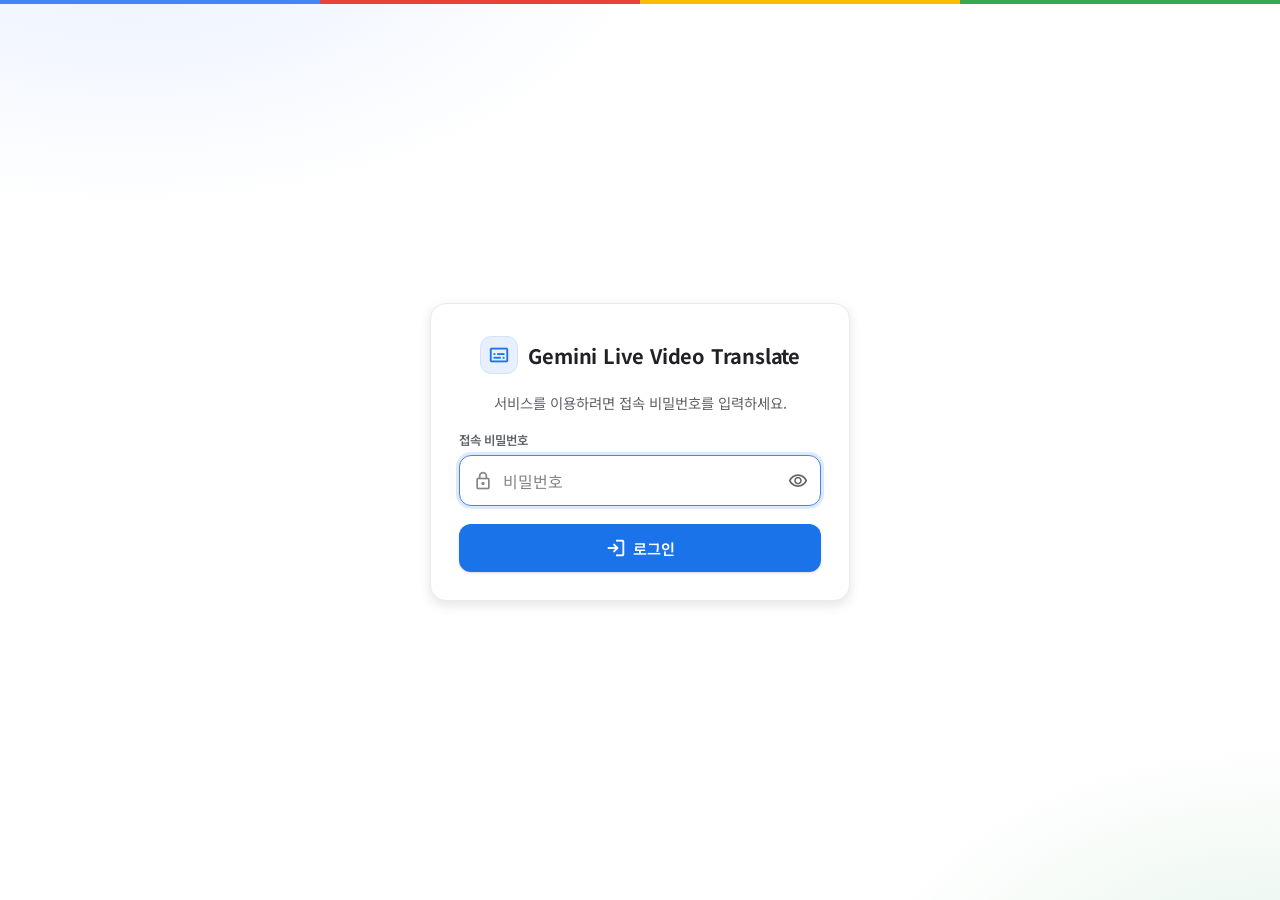
<file: static/login.html>
<!doctype html>
<html lang="ko">
<head>
  <meta charset="utf-8" />
  <meta name="viewport" content="width=device-width, initial-scale=1, viewport-fit=cover" />
  <meta name="theme-color" content="#ffffff" />
  <title>로그인 · Gemini Live Video Translate</title>
  <link rel="preconnect" href="https://fonts.googleapis.com" />
  <link rel="preconnect" href="https://fonts.gstatic.com" crossorigin />
  <link href="https://fonts.googleapis.com/css2?family=Google+Sans:wght@400;500;700&family=Noto+Sans+KR:wght@400;500;600;700&display=swap" rel="stylesheet" />
  <link href="https://fonts.googleapis.com/css2?family=Material+Symbols+Outlined:opsz,wght,FILL,GRAD@20..48,400,0..1,0" rel="stylesheet" />
  <link rel="stylesheet" href="/static/styles.css?v=20261014a" />
</head>
<body class="login-body">
  <div class="google-color-bar" aria-hidden="true">
    <span class="g-blue"></span>
    <span class="g-red"></span>
    <span class="g-yellow"></span>
    <span class="g-green"></span>
  </div>

  <main class="login-shell">
    <form class="login-card" id="loginForm" autocomplete="off" novalidate>
      <div class="brand-group login-brand">
        <div class="brand-logo" aria-hidden="true">
          <span class="material-symbols-outlined">subtitles</span>
        </div>
        <h1 class="brand-heading">Gemini Live Video Translate</h1>
      </div>

      <p class="login-desc">서비스를 이용하려면 접속 비밀번호를 입력하세요.</p>

      <label class="login-field">
        <span class="login-label">접속 비밀번호</span>
        <span class="login-input-wrap">
          <span class="material-symbols-outlined login-input-icon" aria-hidden="true">lock</span>
          <input
            type="password"
            id="passwordInput"
            name="password"
            class="login-input"
            placeholder="비밀번호"
            autocomplete="current-password"
            autofocus
            required
          />
          <button type="button" class="login-eye" id="btnTogglePw" aria-label="비밀번호 표시">
            <span class="material-symbols-outlined">visibility</span>
          </button>
        </span>
      </label>

      <p class="login-error" id="loginError" role="alert" hidden></p>

      <button type="submit" class="btn login-submit" id="btnLogin">
        <span class="material-symbols-outlined" id="loginIcon">login</span>
        <span id="loginLabel">로그인</span>
      </button>
    </form>
  </main>

  <script>
    (function () {
      const form = document.getElementById("loginForm");
      const input = document.getElementById("passwordInput");
      const errorEl = document.getElementById("loginError");
      const btn = document.getElementById("btnLogin");
      const label = document.getElementById("loginLabel");
      const icon = document.getElementById("loginIcon");
      const eye = document.getElementById("btnTogglePw");

      eye.addEventListener("click", () => {
        const show = input.type === "password";
        input.type = show ? "text" : "password";
        eye.querySelector("span").textContent = show ? "visibility_off" : "visibility";
        input.focus();
      });

      function showError(msg) {
        errorEl.textContent = msg;
        errorEl.hidden = false;
        input.classList.add("is-invalid");
        input.select();
      }

      form.addEventListener("submit", async (e) => {
        e.preventDefault();
        const password = input.value.trim();
        if (!password) {
          showError("비밀번호를 입력하세요.");
          return;
        }
        errorEl.hidden = true;
        input.classList.remove("is-invalid");
        btn.disabled = true;
        label.textContent = "확인 중...";
        icon.textContent = "hourglass_top";

        try {
          const res = await fetch("/api/login", {
            method: "POST",
            headers: { "Content-Type": "application/json" },
            credentials: "same-origin",
            body: JSON.stringify({ password }),
          });
          if (res.ok) {
            window.location.replace("/");
            return;
          }
          let detail = "비밀번호가 올바르지 않습니다.";
          try { detail = (await res.json()).detail || detail; } catch (_) {}
          showError(detail);
        } catch (_) {
          showError("서버에 연결할 수 없습니다. 잠시 후 다시 시도하세요.");
        } finally {
          btn.disabled = false;
          label.textContent = "로그인";
          icon.textContent = "login";
        }
      });
    })();
  </script>
</body>
</html>
</file>
<file: static/styles.css>
:root {
  /* Official Google 4-Color Palette on Pure White Background */
  --bg-white: #ffffff;
  --bg-subtle: #f8f9fa;
  --surface-card: #ffffff;

  --g-blue: #4285f4;
  --g-blue-dark: #1a73e8;
  --g-blue-soft: #e8f0fe;
  --g-blue-border: #d2e3fc;

  --g-red: #ea4335;
  --g-red-dark: #d93025;
  --g-red-soft: #fce8e6;
  --g-red-border: #fad2cf;

  --g-yellow: #fbbc05;
  --g-yellow-dark: #b06000;
  --g-yellow-soft: #fef7e0;
  --g-yellow-border: #feefc3;

  --g-green: #34a853;
  --g-green-dark: #188038;
  --g-green-soft: #e6f4ea;
  --g-green-border: #ceead6;

  --text-primary: #202124;
  --text-secondary: #5f6368;
  --text-muted: #80868b;
  --border-light: #dadce0;
  --border-subtle: #e8eaed;

  --radius-sm: 8px;
  --radius-md: 12px;
  --radius-lg: 16px;
  --radius-pill: 9999px;

  --shadow-xs: 0 1px 2px rgba(60, 64, 67, 0.08);
  --shadow-sm: 0 1px 3px rgba(60, 64, 67, 0.12), 0 1px 2px rgba(60, 64, 67, 0.08);
  --shadow-md: 0 4px 12px rgba(60, 64, 67, 0.14);
  --shadow-lg: 0 12px 32px rgba(60, 64, 67, 0.22);

  --font-sans: 'Google Sans', 'Noto Sans KR', -apple-system, BlinkMacSystemFont, sans-serif;
  --font-mono: 'Roboto Mono', monospace;

  --sidebar-width: 290px;
}

*,
*::before,
*::after {
  box-sizing: border-box;
}

html,
body {
  margin: 0;
  padding: 0;
  inline-size: 100%;
  block-size: 100dvh;
  background-color: var(--bg-white);
  color: var(--text-primary);
  font-family: var(--font-sans);
  -webkit-font-smoothing: antialiased;
  -webkit-text-size-adjust: 100%;
  overscroll-behavior: none;
  overflow: clip;
}

button,
select,
input {
  font-family: inherit;
  touch-action: manipulation;
  -webkit-tap-highlight-color: transparent;
}

button {
  user-select: none;
  -webkit-user-select: none;
  cursor: pointer;
}

[hidden] {
  display: none !important;
}

.material-symbols-outlined {
  font-variation-settings: 'FILL' 0, 'wght' 400, 'GRAD' 0, 'opsz' 24;
  font-size: 22px;
  line-height: 1;
}

/* Google 4-Color Top Accent Strip */
.google-color-bar {
  display: grid;
  grid-template-columns: repeat(4, 1fr);
  block-size: 4px;
  inline-size: 100%;
}
.google-color-bar .g-blue { background: var(--g-blue); }
.google-color-bar .g-red { background: var(--g-red); }
.google-color-bar .g-yellow { background: var(--g-yellow); }
.google-color-bar .g-green { background: var(--g-green); }

/* ------------------------------------------------------------------------ */
/* Shell                                                                     */
/* ------------------------------------------------------------------------ */

.app-shell {
  display: grid;
  grid-template-rows: auto minmax(0, 1fr);
  inline-size: 100%;
  block-size: calc(100dvh - 4px);
  max-inline-size: 1600px;
  margin-inline: auto;
  padding-block-start: env(safe-area-inset-top, 0px);
  padding-block-end: max(0.5rem, env(safe-area-inset-bottom, 0px));
  padding-inline-start: max(clamp(0.75rem, 2vw, 1.5rem), env(safe-area-inset-left, 0px));
  padding-inline-end: max(clamp(0.75rem, 2vw, 1.5rem), env(safe-area-inset-right, 0px));
  background-color: var(--bg-white);
}

/* Header */
.app-header {
  display: flex;
  align-items: center;
  justify-content: space-between;
  gap: 0.75rem;
  padding-block: 0.6rem;
  border-block-end: 1px solid var(--border-subtle);
}

.brand-group {
  display: flex;
  align-items: center;
  gap: 0.65rem;
  min-inline-size: 0;
}

.brand-logo {
  display: grid;
  place-items: center;
  inline-size: 38px;
  block-size: 38px;
  border-radius: 11px;
  background: var(--g-blue-soft);
  color: var(--g-blue-dark);
  border: 1px solid var(--g-blue-border);
  flex-shrink: 0;
}

.brand-heading {
  margin: 0;
  font-size: clamp(1rem, 2vw, 1.25rem);
  font-weight: 700;
  letter-spacing: -0.01em;
  white-space: nowrap;
  overflow: hidden;
  text-overflow: ellipsis;
}

.header-actions {
  display: flex;
  align-items: center;
  gap: 0.45rem;
  flex-shrink: 0;
}

/* Session Status Pill */
.session-status-pill {
  display: inline-flex;
  align-items: center;
  gap: 0.4rem;
  padding: 0.35rem 0.75rem;
  border-radius: var(--radius-pill);
  font-size: 0.78rem;
  font-weight: 500;
  background: var(--bg-subtle);
  color: var(--text-secondary);
  border: 1px solid var(--border-light);
  white-space: nowrap;
}
.status-dot {
  inline-size: 8px;
  block-size: 8px;
  border-radius: 50%;
  background: var(--text-muted);
  flex-shrink: 0;
}
.session-status-pill[data-state="connected"] {
  background: var(--g-green-soft);
  color: var(--g-green-dark);
  border-color: var(--g-green-border);
}
.session-status-pill[data-state="connected"] .status-dot {
  background: var(--g-green);
  box-shadow: 0 0 0 3px rgba(52, 168, 83, 0.2);
  animation: pulse-dot 1.6s ease-in-out infinite;
}
.session-status-pill[data-state="connecting"] {
  background: var(--g-yellow-soft);
  color: var(--g-yellow-dark);
  border-color: var(--g-yellow-border);
}
.session-status-pill[data-state="connecting"] .status-dot {
  background: var(--g-yellow);
  animation: pulse-dot 1s ease-in-out infinite;
}
.session-status-pill[data-state="error"] {
  background: var(--g-red-soft);
  color: var(--g-red-dark);
  border-color: var(--g-red-border);
}
.session-status-pill[data-state="error"] .status-dot { background: var(--g-red); }
.session-status-pill[data-state="done"] {
  background: var(--g-blue-soft);
  color: var(--g-blue-dark);
  border-color: var(--g-blue-border);
}
.session-status-pill[data-state="done"] .status-dot { background: var(--g-blue); }

@keyframes pulse-dot {
  0%, 100% { opacity: 1; transform: scale(1); }
  50% { opacity: 0.55; transform: scale(0.85); }
}

/* Buttons */
.btn {
  display: inline-flex;
  align-items: center;
  justify-content: center;
  gap: 0.4rem;
  padding: 0.5rem 0.9rem;
  border-radius: var(--radius-pill);
  border: 1px solid var(--border-light);
  background: var(--bg-white);
  color: var(--text-primary);
  font-size: 0.85rem;
  font-weight: 500;
  transition: background 0.15s ease, box-shadow 0.15s ease, border-color 0.15s ease;
}
.btn:hover { background: var(--bg-subtle); }
.btn:focus-visible { outline: 2px solid var(--g-blue); outline-offset: 2px; }
.btn-icon-only {
  inline-size: 40px;
  block-size: 40px;
  padding: 0;
  border-radius: 50%;
}
.btn-tonal {
  background: var(--g-blue-soft);
  color: var(--g-blue-dark);
  border-color: var(--g-blue-border);
}
.btn-tonal:hover { background: #d9e7fd; }
.btn-logout { color: var(--text-secondary); }
.btn-logout:hover { color: var(--g-red-dark); background: var(--g-red-soft); border-color: var(--g-red-border); }

/* ------------------------------------------------------------------------ */
/* Workspace: Sidebar + Stage                                                */
/* ------------------------------------------------------------------------ */

.workspace {
  display: grid;
  grid-template-columns: var(--sidebar-width) minmax(0, 1fr);
  gap: 1rem;
  min-block-size: 0;
  padding-block-start: 0.85rem;
  transition: grid-template-columns 0.2s ease;
}
.workspace.sidebar-collapsed {
  grid-template-columns: 0 minmax(0, 1fr);
  gap: 0;
}
.workspace.sidebar-collapsed .video-sidebar {
  opacity: 0;
  pointer-events: none;
}

/* Sidebar */
.video-sidebar {
  display: flex;
  flex-direction: column;
  min-block-size: 0;
  min-inline-size: 0;
  overflow: hidden;
  border: 1px solid var(--border-subtle);
  border-radius: var(--radius-lg);
  background: var(--bg-subtle);
  transition: opacity 0.15s ease;
}
.sidebar-header {
  display: flex;
  align-items: center;
  gap: 0.5rem;
  padding: 0.85rem 0.95rem;
  border-block-end: 1px solid var(--border-subtle);
  color: var(--text-secondary);
}
.sidebar-header h2 {
  margin: 0;
  font-size: 0.92rem;
  font-weight: 600;
  color: var(--text-primary);
  flex: 1;
}
.count-badge {
  font-size: 0.72rem;
  font-weight: 600;
  padding: 0.15rem 0.55rem;
  border-radius: var(--radius-pill);
  background: var(--bg-white);
  border: 1px solid var(--border-light);
  color: var(--text-secondary);
}
.video-list {
  list-style: none;
  margin: 0;
  padding: 0.5rem;
  overflow-y: auto;
  flex: 1;
  display: flex;
  flex-direction: column;
  gap: 0.35rem;
}
.video-item {
  display: flex;
  align-items: center;
  gap: 0.7rem;
  padding: 0.55rem;
  border-radius: var(--radius-md);
  border: 1px solid transparent;
  background: var(--bg-white);
  box-shadow: var(--shadow-xs);
  cursor: pointer;
  transition: border-color 0.15s ease, background 0.15s ease, box-shadow 0.15s ease;
}
.video-item:hover { border-color: var(--border-light); box-shadow: var(--shadow-sm); }
.video-item:focus-visible { outline: 2px solid var(--g-blue); outline-offset: 1px; }
.video-item.is-selected {
  border-color: var(--g-blue-border);
  background: var(--g-blue-soft);
}
.video-thumb {
  position: relative;
  display: grid;
  place-items: center;
  inline-size: 56px;
  block-size: 40px;
  border-radius: 8px;
  background: linear-gradient(135deg, #3c4043, #202124);
  color: #fff;
  flex-shrink: 0;
}
.thumb-index {
  position: absolute;
  inset-block-start: 3px;
  inset-inline-start: 5px;
  font-family: var(--font-mono);
  font-size: 0.62rem;
  opacity: 0.8;
}
.thumb-icon { font-size: 22px; }
.video-item.is-selected .video-thumb { background: linear-gradient(135deg, var(--g-blue-dark), var(--g-blue)); }
.video-meta {
  display: flex;
  flex-direction: column;
  min-inline-size: 0;
  gap: 0.1rem;
}
.video-title {
  font-size: 0.9rem;
  font-weight: 600;
  white-space: nowrap;
  overflow: hidden;
  text-overflow: ellipsis;
}
.video-sub {
  font-size: 0.74rem;
  color: var(--text-secondary);
  white-space: nowrap;
  overflow: hidden;
  text-overflow: ellipsis;
}
.video-item-empty {
  padding: 1rem;
  text-align: center;
  font-size: 0.85rem;
  color: var(--text-muted);
}
.sidebar-hint {
  margin: 0;
  padding: 0.65rem 0.95rem;
  font-size: 0.7rem;
  color: var(--text-muted);
  border-block-start: 1px solid var(--border-subtle);
}
.sidebar-hint code {
  font-family: var(--font-mono);
  font-size: 0.68rem;
  background: var(--bg-white);
  padding: 0 0.3rem;
  border-radius: 4px;
  border: 1px solid var(--border-subtle);
}

/* Stage */
.stage {
  display: grid;
  grid-template-rows: minmax(0, 1fr) auto;
  gap: 0.75rem;
  min-block-size: 0;
  min-inline-size: 0;
}

/* Player */
.player-wrap {
  position: relative;
  display: grid;
  place-items: center;
  min-block-size: 0;
  background: #000;
  border-radius: var(--radius-lg);
  overflow: hidden;
  box-shadow: var(--shadow-md);
}
.video-player {
  inline-size: 100%;
  block-size: 100%;
  max-block-size: 100%;
  object-fit: contain;
  background: #000;
  display: block;
}
.player-wrap:fullscreen .video-player,
.player-wrap:-webkit-full-screen .video-player {
  border-radius: 0;
}

.player-empty {
  position: absolute;
  inset: 0;
  display: grid;
  place-content: center;
  justify-items: center;
  gap: 0.35rem;
  text-align: center;
  color: #e8eaed;
  background: radial-gradient(ellipse at center, #303134 0%, #202124 70%);
  padding: 1rem;
}
.player-empty .material-symbols-outlined { font-size: 54px; color: #9aa0a6; margin-block-end: 0.3rem; }
.player-empty .empty-title { margin: 0; font-size: 1.05rem; font-weight: 600; }
.player-empty .empty-desc { margin: 0; font-size: 0.85rem; color: #bdc1c6; max-inline-size: 36ch; }

/* Lead hold overlay */
.hold-overlay {
  position: absolute;
  inset-inline-start: 50%;
  inset-block-start: 50%;
  transform: translate(-50%, -50%);
  display: inline-flex;
  align-items: center;
  gap: 0.6rem;
  padding: 0.7rem 1.1rem;
  border-radius: var(--radius-pill);
  background: rgba(0, 0, 0, 0.7);
  color: #fff;
  font-size: 0.95rem;
  font-weight: 500;
  z-index: 3;
  pointer-events: none;
  backdrop-filter: blur(3px);
}
.hold-overlay strong { font-family: var(--font-mono); font-weight: 600; }
.hold-spinner {
  inline-size: 18px;
  block-size: 18px;
  border-radius: 50%;
  border: 2px solid rgba(255, 255, 255, 0.35);
  border-block-start-color: #fff;
  animation: hold-spin 0.8s linear infinite;
}
@keyframes hold-spin { to { transform: rotate(360deg); } }

/* Subtitle overlay */
.subtitle-overlay {
  position: absolute;
  inset-inline: 0;
  inset-block-end: clamp(3.2rem, 9%, 5.5rem);
  display: flex;
  flex-direction: column;
  align-items: center;
  gap: 0.3rem;
  padding-inline: 5%;
  pointer-events: none;
  opacity: 0;
  transition: opacity 0.2s ease;
  z-index: 2;
}
.subtitle-overlay.is-visible { opacity: 1; }

.subtitle-source,
.subtitle-target {
  max-inline-size: 90%;
  text-align: center;
  color: #fff;
  background: rgba(0, 0, 0, 0.62);
  border-radius: 8px;
  text-shadow: 0 1px 2px rgba(0, 0, 0, 0.8);
  word-break: keep-all;
  overflow-wrap: anywhere;
  line-height: 1.38;
  padding: 0.28em 0.65em;
  backdrop-filter: blur(2px);
}
.subtitle-source {
  font-size: 0.78em;
  color: #dadce0;
  background: rgba(0, 0, 0, 0.5);
  max-inline-size: 85%;
  white-space: nowrap;
  overflow: hidden;
  text-overflow: ellipsis;
}
.subtitle-target {
  font-weight: 600;
  letter-spacing: 0.005em;
  overflow: hidden;
}
.subtitle-target .sub-line {
  display: block;
}
.subtitle-target .sub-line.is-active {
  color: #fff;
}
.subtitle-target .sub-line:not(.is-active) {
  color: #e8eaed;
}
.subtitle-target:empty { display: none; }

.subtitle-overlay[data-size="sm"] { font-size: clamp(0.85rem, 1.6vw, 1.15rem); }
.subtitle-overlay[data-size="md"] { font-size: clamp(1rem, 2.1vw, 1.5rem); }
.subtitle-overlay[data-size="lg"] { font-size: clamp(1.2rem, 2.8vw, 1.95rem); }
.player-wrap:fullscreen .subtitle-overlay[data-size="sm"],
.player-wrap:-webkit-full-screen .subtitle-overlay[data-size="sm"] { font-size: clamp(1.1rem, 1.9vw, 1.6rem); }
.player-wrap:fullscreen .subtitle-overlay[data-size="md"],
.player-wrap:-webkit-full-screen .subtitle-overlay[data-size="md"] { font-size: clamp(1.4rem, 2.5vw, 2.2rem); }
.player-wrap:fullscreen .subtitle-overlay[data-size="lg"],
.player-wrap:-webkit-full-screen .subtitle-overlay[data-size="lg"] { font-size: clamp(1.7rem, 3.2vw, 2.8rem); }

/* ------------------------------------------------------------------------ */
/* Control bar                                                               */
/* ------------------------------------------------------------------------ */

.control-bar {
  display: flex;
  flex-wrap: wrap;
  align-items: center;
  justify-content: space-between;
  gap: 0.75rem 1rem;
  padding: 0.6rem 0.85rem;
  border: 1px solid var(--border-subtle);
  border-radius: var(--radius-lg);
  background: var(--bg-subtle);
}
.control-group {
  display: flex;
  align-items: center;
  gap: 0.6rem;
  min-inline-size: 0;
}
.lang-group { flex: 1 1 320px; }
.volume-group { flex: 1 1 420px; justify-content: flex-end; gap: 1rem; }

.detected-lang {
  display: inline-flex;
  align-items: center;
  gap: 0.35rem;
  padding: 0.45rem 0.8rem;
  border-radius: var(--radius-pill);
  font-size: 0.82rem;
  font-weight: 500;
  color: var(--text-secondary);
  background: var(--bg-white);
  border: 1px dashed var(--border-light);
  white-space: nowrap;
}
.detected-lang .material-symbols-outlined { font-size: 18px; }
.detected-lang.is-detected {
  color: var(--g-blue-dark);
  background: var(--g-blue-soft);
  border: 1px solid var(--g-blue-border);
}
.arrow-icon { color: var(--text-muted); font-size: 20px; }

.select-wrap {
  position: relative;
  display: inline-flex;
  align-items: center;
  min-inline-size: 0;
  flex: 1;
}
.select-wrap select {
  appearance: none;
  -webkit-appearance: none;
  inline-size: 100%;
  min-inline-size: 170px;
  padding: 0.5rem 2.1rem 0.5rem 0.85rem;
  border-radius: var(--radius-pill);
  border: 1px solid var(--g-green-border);
  background: var(--g-green-soft);
  color: var(--g-green-dark);
  font-size: 0.86rem;
  font-weight: 600;
  cursor: pointer;
  text-overflow: ellipsis;
}
.select-wrap select:focus-visible { outline: 2px solid var(--g-green); outline-offset: 2px; }
.select-wrap .select-chevron {
  position: absolute;
  inset-inline-end: 0.6rem;
  pointer-events: none;
  color: var(--g-green-dark);
  font-size: 20px;
}
.select-wrap.compact select {
  min-inline-size: 190px;
  border-color: var(--border-light);
  background: var(--bg-white);
  color: var(--text-primary);
  font-weight: 500;
}
.select-wrap.compact .select-chevron { color: var(--text-secondary); }

/* Volume controls */
.volume-control {
  display: inline-flex;
  align-items: center;
  gap: 0.45rem;
  min-inline-size: 0;
  flex: 1 1 190px;
  --accent: var(--g-blue);
  --accent-soft: var(--g-blue-soft);
}
.volume-control.target {
  --accent: var(--g-green);
  --accent-soft: var(--g-green-soft);
}
.mute-btn {
  display: grid;
  place-items: center;
  inline-size: 34px;
  block-size: 34px;
  border-radius: 50%;
  border: 1px solid transparent;
  background: var(--accent-soft);
  color: var(--accent);
  flex-shrink: 0;
  transition: background 0.15s ease, color 0.15s ease;
}
.mute-btn .material-symbols-outlined { font-size: 20px; }
.mute-btn.is-muted { background: var(--g-red-soft); color: var(--g-red-dark); }
.volume-label {
  font-size: 0.78rem;
  font-weight: 600;
  color: var(--text-secondary);
  white-space: nowrap;
}
.volume-value {
  font-family: var(--font-mono);
  font-size: 0.74rem;
  color: var(--text-secondary);
  min-inline-size: 3.2ch;
  text-align: end;
}
.volume-control input[type="range"] {
  --pct: 50%;
  appearance: none;
  -webkit-appearance: none;
  flex: 1;
  min-inline-size: 70px;
  block-size: 6px;
  border-radius: var(--radius-pill);
  background: linear-gradient(to right, var(--accent) 0 var(--pct), var(--border-light) var(--pct) 100%);
  outline: none;
  cursor: pointer;
}
.volume-control input[type="range"]::-webkit-slider-thumb {
  appearance: none;
  -webkit-appearance: none;
  inline-size: 16px;
  block-size: 16px;
  border-radius: 50%;
  background: var(--bg-white);
  border: 2px solid var(--accent);
  box-shadow: var(--shadow-xs);
}
.volume-control input[type="range"]::-moz-range-thumb {
  inline-size: 16px;
  block-size: 16px;
  border-radius: 50%;
  background: var(--bg-white);
  border: 2px solid var(--accent);
}
.volume-control input[type="range"]:focus-visible { outline: 2px solid var(--accent); outline-offset: 3px; }

/* ------------------------------------------------------------------------ */
/* Settings modal                                                            */
/* ------------------------------------------------------------------------ */

.modal-backdrop {
  position: fixed;
  inset: 0;
  display: grid;
  place-items: center;
  padding: 1rem;
  background: rgba(32, 33, 36, 0.45);
  opacity: 0;
  transition: opacity 0.18s ease;
  z-index: 50;
}
.modal-backdrop.is-open { opacity: 1; }
.modal {
  inline-size: min(560px, 100%);
  max-block-size: min(90dvh, 720px);
  display: flex;
  flex-direction: column;
  background: var(--bg-white);
  border-radius: var(--radius-lg);
  box-shadow: var(--shadow-lg);
  transform: translateY(8px) scale(0.98);
  transition: transform 0.18s ease;
  overflow: hidden;
}
.modal-backdrop.is-open .modal { transform: none; }
.modal-header {
  display: flex;
  align-items: center;
  justify-content: space-between;
  padding: 0.9rem 1rem 0.9rem 1.25rem;
  border-block-end: 1px solid var(--border-subtle);
}
.modal-header h2 {
  display: flex;
  align-items: center;
  gap: 0.4rem;
  margin: 0;
  font-size: 1.05rem;
  font-weight: 700;
}
.modal-body {
  padding: 0.5rem 1.25rem;
  overflow-y: auto;
}
.setting-row {
  display: flex;
  align-items: center;
  justify-content: space-between;
  gap: 1rem;
  padding: 0.9rem 0;
  border-block-end: 1px solid var(--border-subtle);
}
.setting-row:last-child { border-block-end: 0; }
.setting-text { display: flex; flex-direction: column; gap: 0.15rem; min-inline-size: 0; }
.setting-title { font-size: 0.92rem; font-weight: 600; }
.setting-desc { font-size: 0.76rem; color: var(--text-secondary); }
.setting-note {
  display: flex;
  gap: 0.4rem;
  align-items: flex-start;
  margin: 0 0 0.5rem;
  padding: 0.6rem 0.75rem;
  border-radius: var(--radius-sm);
  background: var(--g-yellow-soft);
  border: 1px solid var(--g-yellow-border);
  color: var(--g-yellow-dark);
  font-size: 0.74rem;
  line-height: 1.4;
}
.setting-note .material-symbols-outlined { font-size: 18px; flex-shrink: 0; }
.modal-footer {
  display: flex;
  align-items: center;
  justify-content: space-between;
  gap: 0.5rem;
  padding: 0.75rem 1.25rem;
  border-block-start: 1px solid var(--border-subtle);
  background: var(--bg-subtle);
}
.model-tag {
  font-family: var(--font-mono);
  font-size: 0.7rem;
  color: var(--text-muted);
  overflow: hidden;
  text-overflow: ellipsis;
  white-space: nowrap;
}

/* Switch */
.switch {
  position: relative;
  display: inline-block;
  inline-size: 44px;
  block-size: 24px;
  flex-shrink: 0;
}
.switch input { opacity: 0; inline-size: 0; block-size: 0; }
.switch .slider {
  position: absolute;
  inset: 0;
  border-radius: var(--radius-pill);
  background: var(--border-light);
  transition: background 0.15s ease;
}
.switch .slider::before {
  content: "";
  position: absolute;
  inset-block-start: 3px;
  inset-inline-start: 3px;
  inline-size: 18px;
  block-size: 18px;
  border-radius: 50%;
  background: #fff;
  box-shadow: var(--shadow-xs);
  transition: transform 0.15s ease;
}
.switch input:checked + .slider { background: var(--g-blue); }
.switch input:checked + .slider::before { transform: translateX(20px); }
.switch input:focus-visible + .slider { outline: 2px solid var(--g-blue); outline-offset: 2px; }

/* Segmented control */
.segmented {
  display: inline-flex;
  border: 1px solid var(--border-light);
  border-radius: var(--radius-pill);
  overflow: hidden;
  flex-shrink: 0;
}
.seg-btn {
  padding: 0.4rem 0.9rem;
  border: 0;
  background: var(--bg-white);
  color: var(--text-secondary);
  font-size: 0.82rem;
  font-weight: 600;
}
.seg-btn + .seg-btn { border-inline-start: 1px solid var(--border-light); }
.seg-btn.is-active { background: var(--g-blue-soft); color: var(--g-blue-dark); }

/* ------------------------------------------------------------------------ */
/* Toast                                                                     */
/* ------------------------------------------------------------------------ */

.toast-snackbar {
  position: fixed;
  inset-inline: 0;
  inset-block-end: calc(1.25rem + env(safe-area-inset-bottom, 0px));
  margin-inline: auto;
  inline-size: fit-content;
  max-inline-size: min(92vw, 520px);
  padding: 0.7rem 1.1rem;
  border-radius: var(--radius-md);
  background: #323639;
  color: #fff;
  font-size: 0.86rem;
  box-shadow: var(--shadow-md);
  opacity: 0;
  transform: translateY(8px);
  transition: opacity 0.2s ease, transform 0.2s ease;
  z-index: 60;
}
.toast-snackbar.is-visible { opacity: 1; transform: none; }

/* ------------------------------------------------------------------------ */
/* Responsive                                                                */
/* ------------------------------------------------------------------------ */

@media (max-width: 900px) {
  .workspace {
    grid-template-columns: minmax(0, 1fr);
    grid-template-rows: auto minmax(0, 1fr);
    gap: 0.6rem;
  }
  .workspace.sidebar-collapsed {
    grid-template-columns: minmax(0, 1fr);
    grid-template-rows: 0 minmax(0, 1fr);
  }
  .video-sidebar {
    max-block-size: 36dvh;
  }
  .workspace.sidebar-collapsed .video-sidebar {
    max-block-size: 0;
    border: 0;
  }
  .sidebar-hint { display: none; }
  .brand-heading { font-size: 0.95rem; }
  .session-status-pill { font-size: 0.72rem; padding: 0.3rem 0.6rem; }
  .control-bar { padding: 0.55rem 0.65rem; gap: 0.6rem; }
  .lang-group, .volume-group { flex: 1 1 100%; }
  .volume-group { justify-content: space-between; gap: 0.6rem; }
  .volume-control { flex: 1 1 45%; }
  .volume-label { display: none; }
  .select-wrap select { min-inline-size: 120px; }
}

@media (max-width: 520px) {
  .app-shell { padding-inline: 0.5rem; }
  .brand-heading { display: none; }
  .detected-lang span:last-child { max-inline-size: 11ch; overflow: hidden; text-overflow: ellipsis; }
  .volume-value { display: none; }
  .setting-row { flex-direction: column; align-items: flex-start; gap: 0.6rem; }
  .select-wrap.compact { inline-size: 100%; }
}

/* ------------------------------------------------------------------------ */
/* Login page                                                                */
/* ------------------------------------------------------------------------ */

.login-body {
  display: grid;
  grid-template-rows: 4px minmax(0, 1fr);
  background:
    radial-gradient(900px 500px at 10% -10%, var(--g-blue-soft) 0%, transparent 60%),
    radial-gradient(700px 420px at 100% 110%, var(--g-green-soft) 0%, transparent 60%),
    var(--bg-white);
}
.login-shell {
  display: grid;
  place-items: center;
  padding: 1.5rem;
  padding-block-end: max(1.5rem, env(safe-area-inset-bottom, 0px));
}
.login-card {
  inline-size: min(420px, 100%);
  display: flex;
  flex-direction: column;
  gap: 1.1rem;
  padding: 2rem 1.75rem 1.75rem;
  background: var(--surface-card);
  border: 1px solid var(--border-subtle);
  border-radius: var(--radius-lg);
  box-shadow: var(--shadow-md);
}
.login-brand { justify-content: center; }
.login-brand .brand-heading { font-size: 1.25rem; }
.login-desc {
  margin: 0;
  text-align: center;
  font-size: 0.9rem;
  color: var(--text-secondary);
}
.login-field {
  display: flex;
  flex-direction: column;
  gap: 0.4rem;
}
.login-label {
  font-size: 0.78rem;
  font-weight: 600;
  color: var(--text-secondary);
}
.login-input-wrap {
  position: relative;
  display: flex;
  align-items: center;
}
.login-input-icon {
  position: absolute;
  inset-inline-start: 0.85rem;
  color: var(--text-muted);
  font-size: 20px;
  pointer-events: none;
}
.login-input {
  inline-size: 100%;
  padding: 0.8rem 2.9rem 0.8rem 2.7rem;
  border-radius: var(--radius-md);
  border: 1px solid var(--border-light);
  background: var(--bg-white);
  color: var(--text-primary);
  font-size: 1rem;
  outline: none;
  transition: border-color 0.15s ease, box-shadow 0.15s ease;
}
.login-input::placeholder { color: var(--text-muted); }
.login-input:focus {
  border-color: var(--g-blue);
  box-shadow: 0 0 0 3px rgba(66, 133, 244, 0.18);
}
.login-input.is-invalid {
  border-color: var(--g-red);
  box-shadow: 0 0 0 3px rgba(234, 67, 53, 0.15);
}
.login-eye {
  position: absolute;
  inset-inline-end: 0.4rem;
  display: grid;
  place-items: center;
  inline-size: 34px;
  block-size: 34px;
  border: 0;
  border-radius: 50%;
  background: transparent;
  color: var(--text-secondary);
}
.login-eye:hover { background: var(--bg-subtle); }
.login-eye .material-symbols-outlined { font-size: 20px; }
.login-error {
  margin: -0.3rem 0 0;
  padding: 0.55rem 0.75rem;
  border-radius: var(--radius-sm);
  background: var(--g-red-soft);
  border: 1px solid var(--g-red-border);
  color: var(--g-red-dark);
  font-size: 0.8rem;
}
.login-submit {
  inline-size: 100%;
  padding: 0.8rem 1rem;
  border-radius: var(--radius-md);
  border: 0;
  background: var(--g-blue-dark);
  color: #fff;
  font-size: 0.95rem;
  font-weight: 600;
  box-shadow: var(--shadow-sm);
}
.login-submit:hover { background: #1765cc; }
.login-submit:disabled { opacity: 0.7; cursor: default; }
</file>
